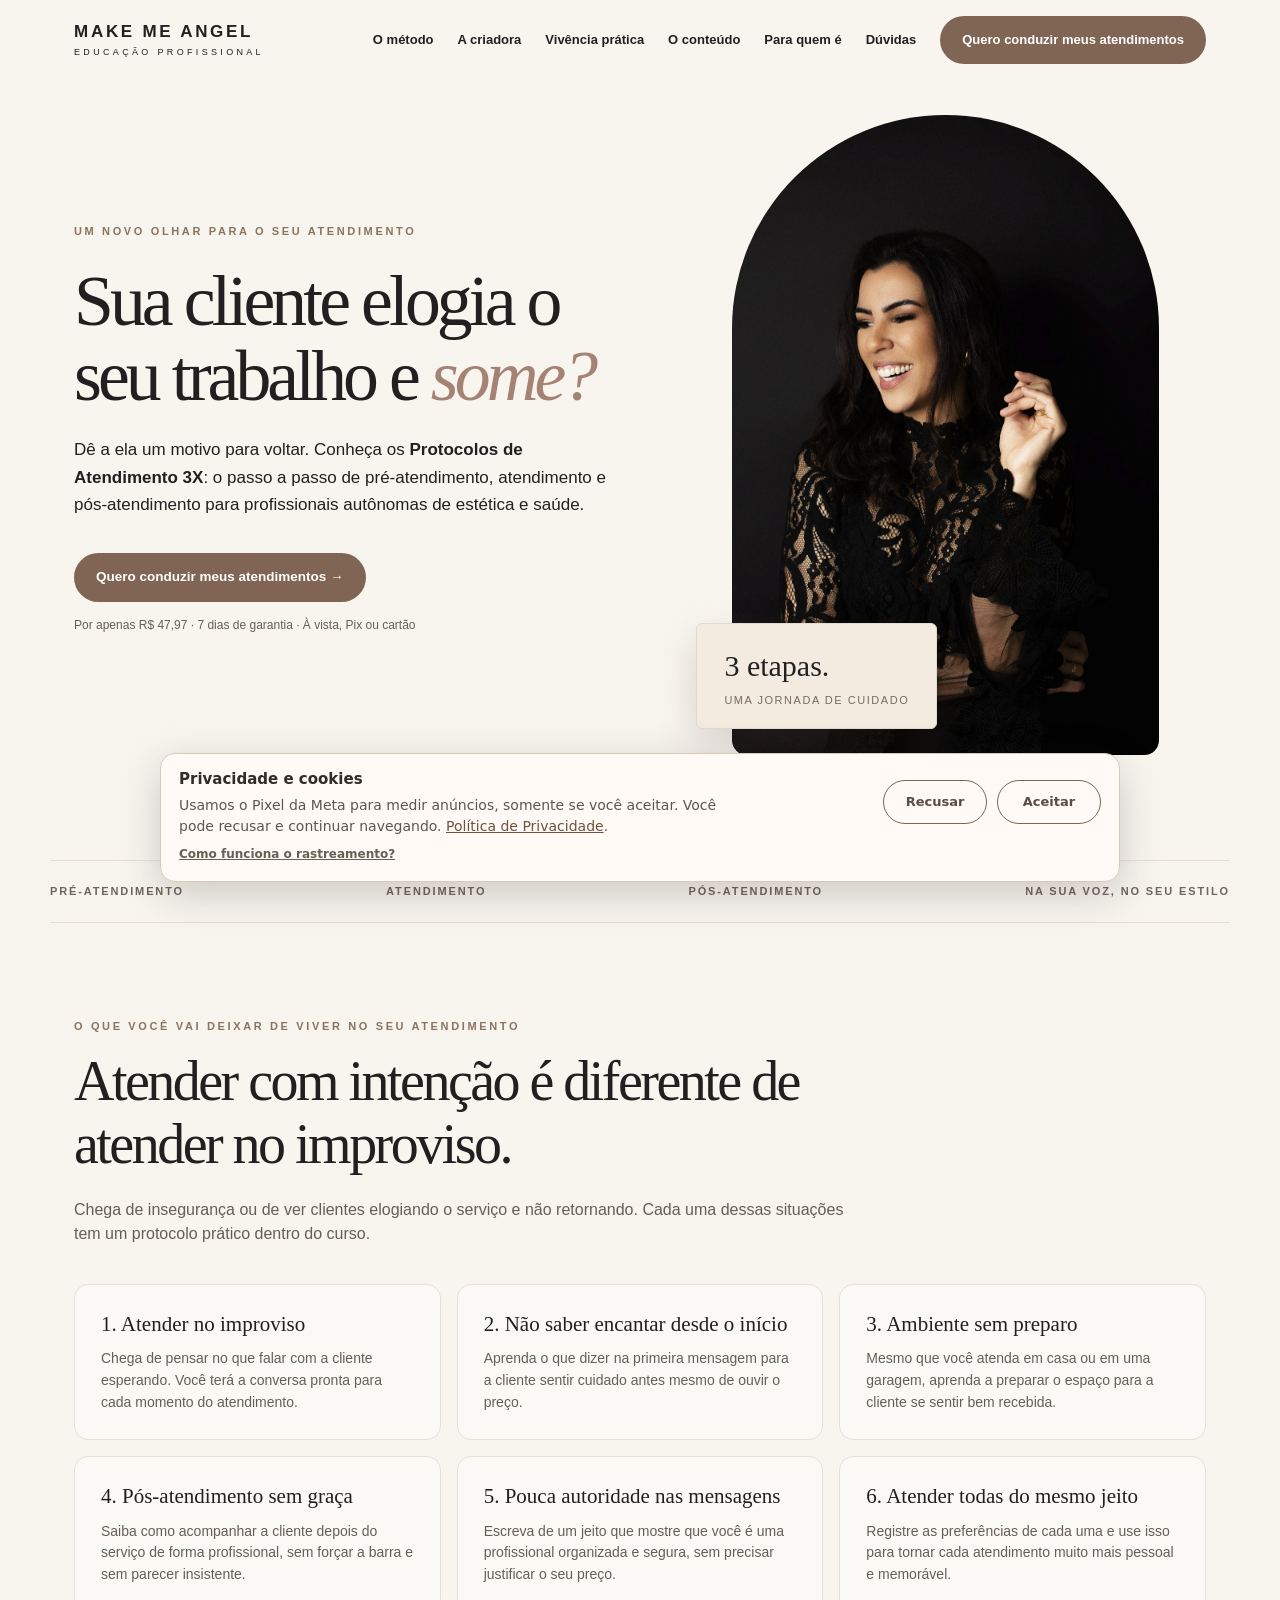
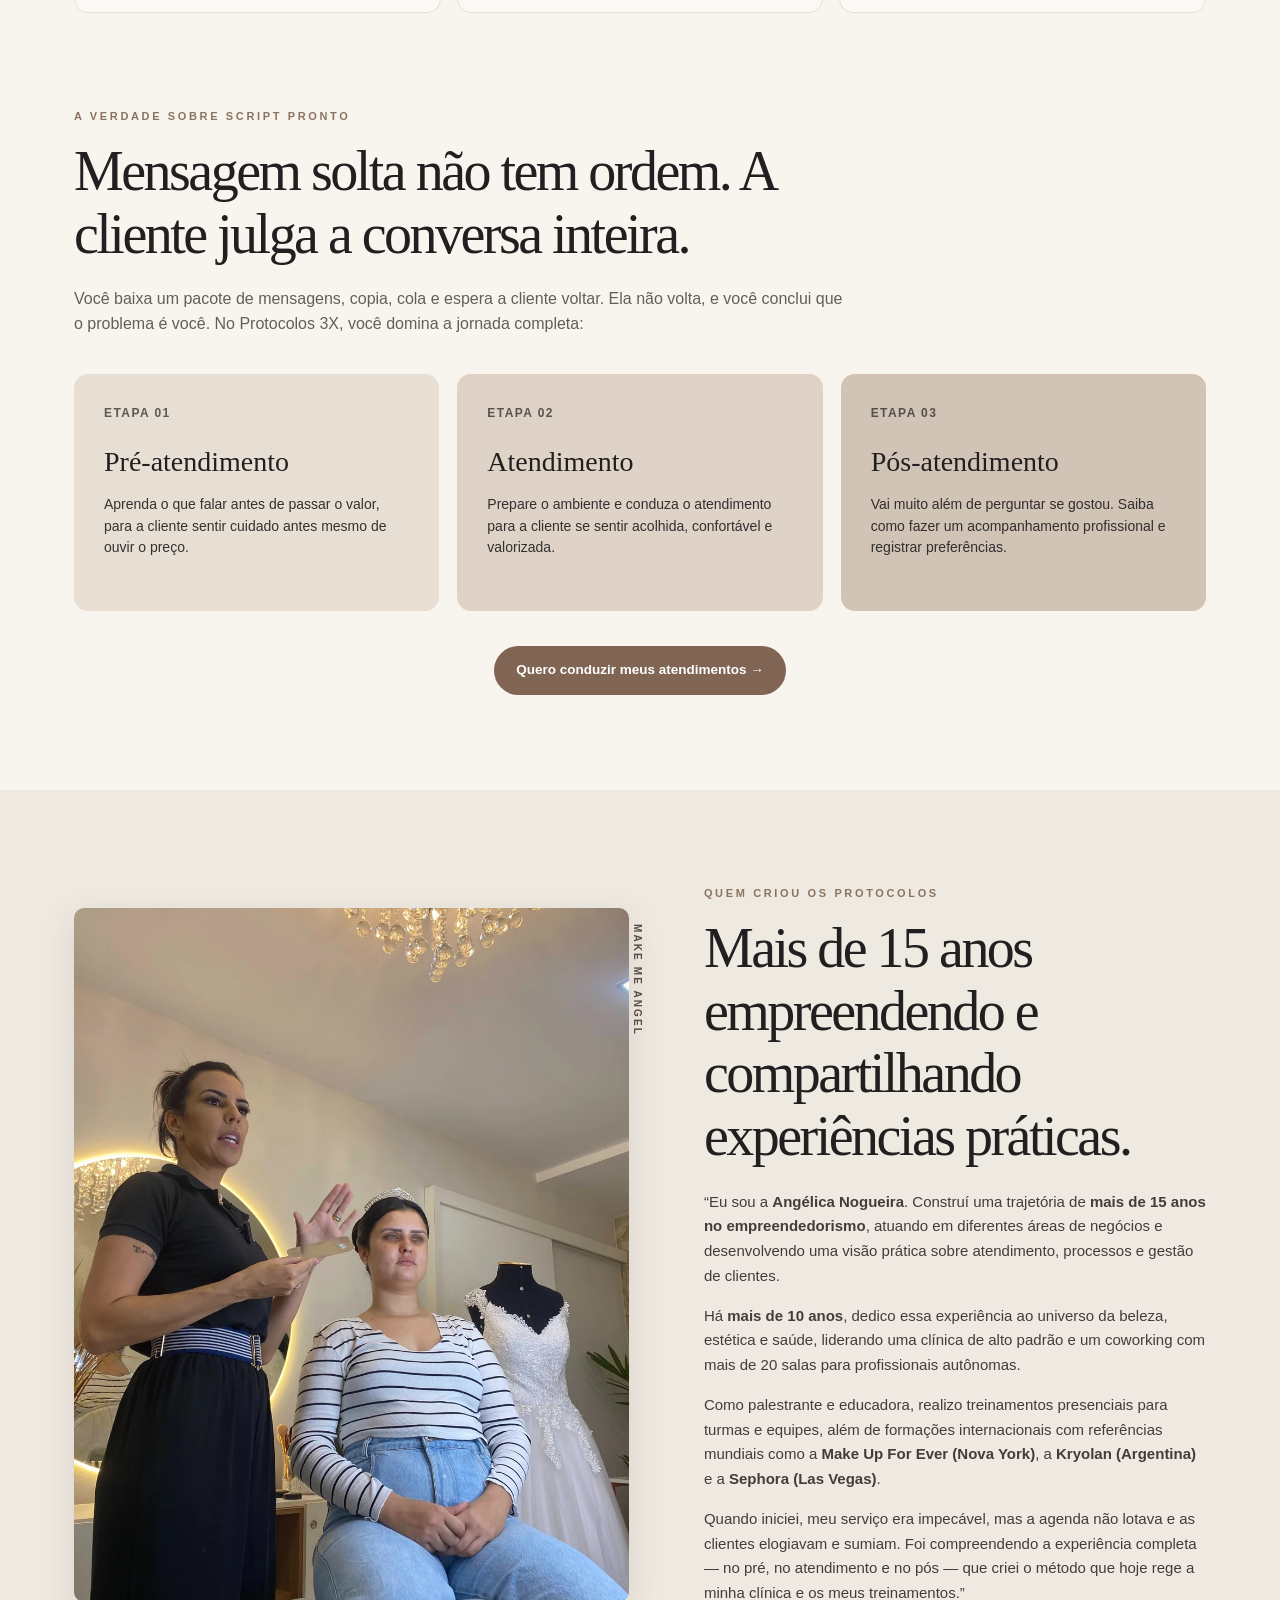
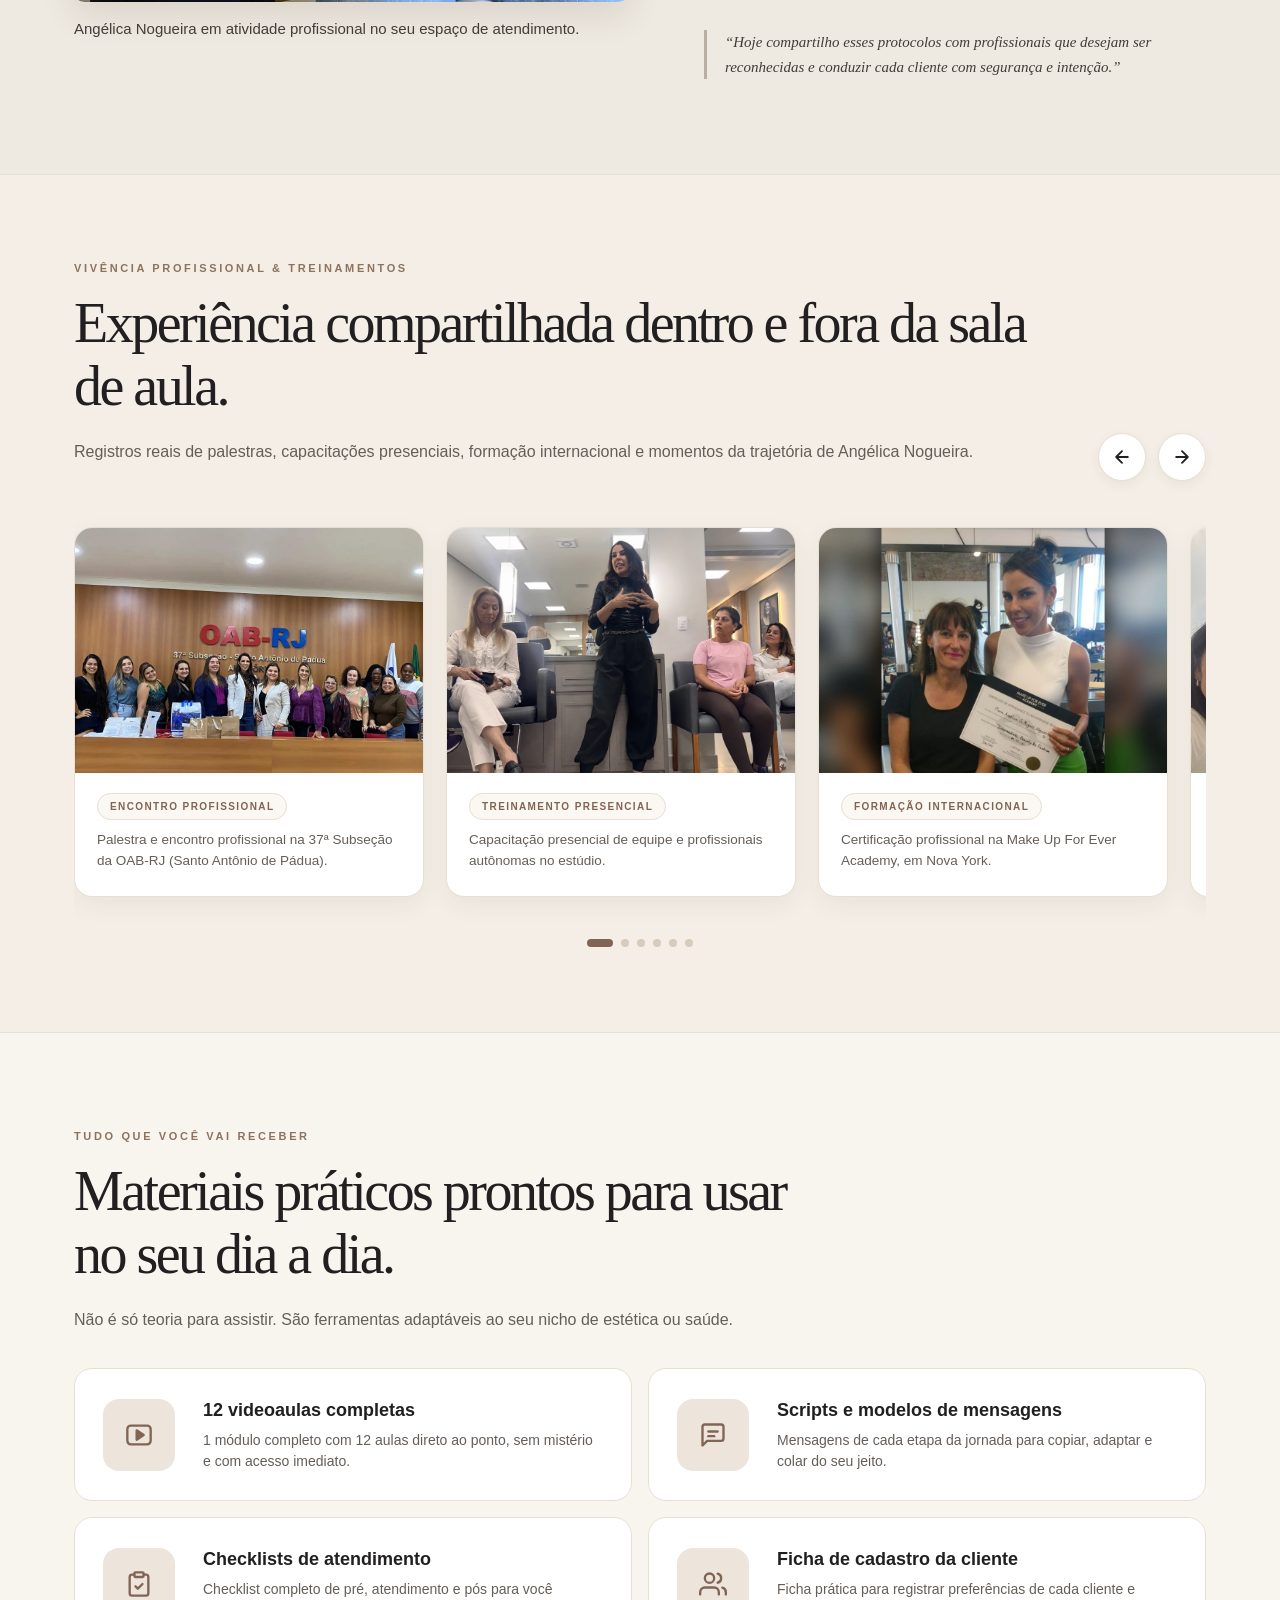
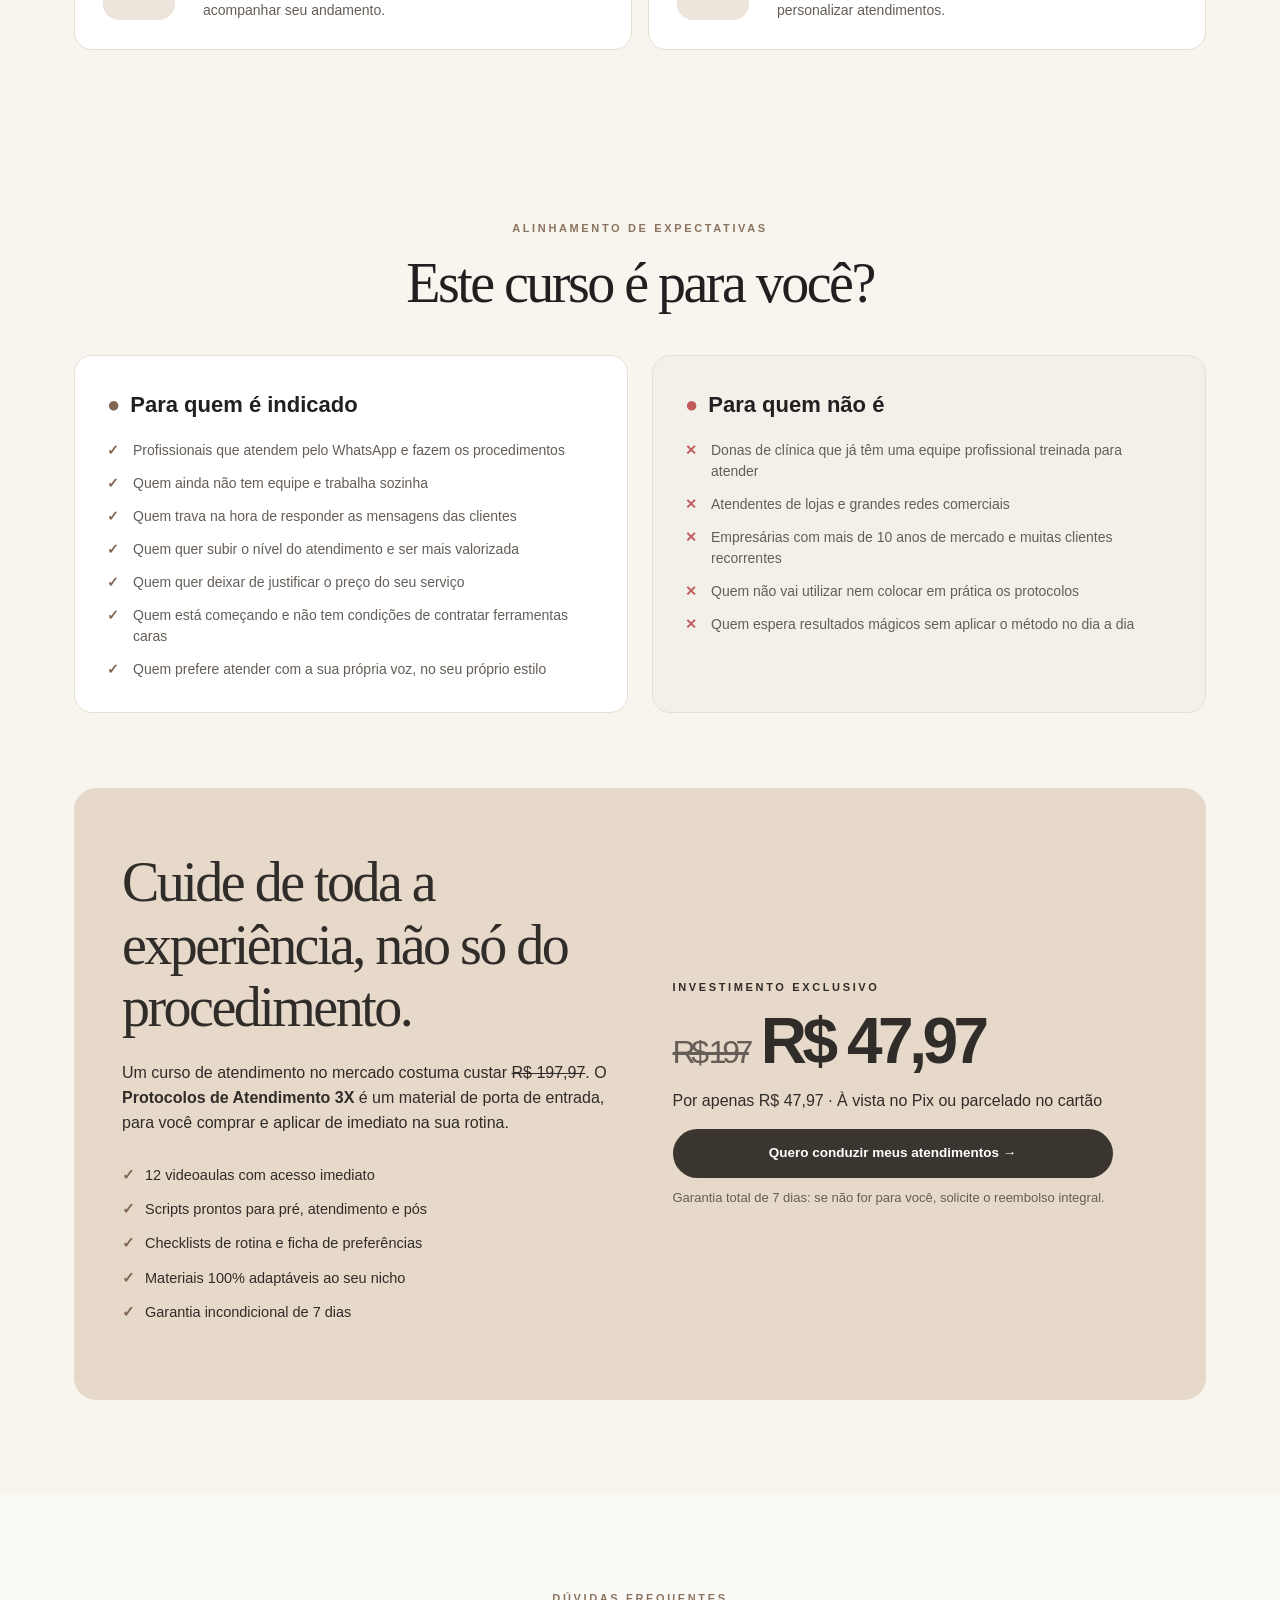
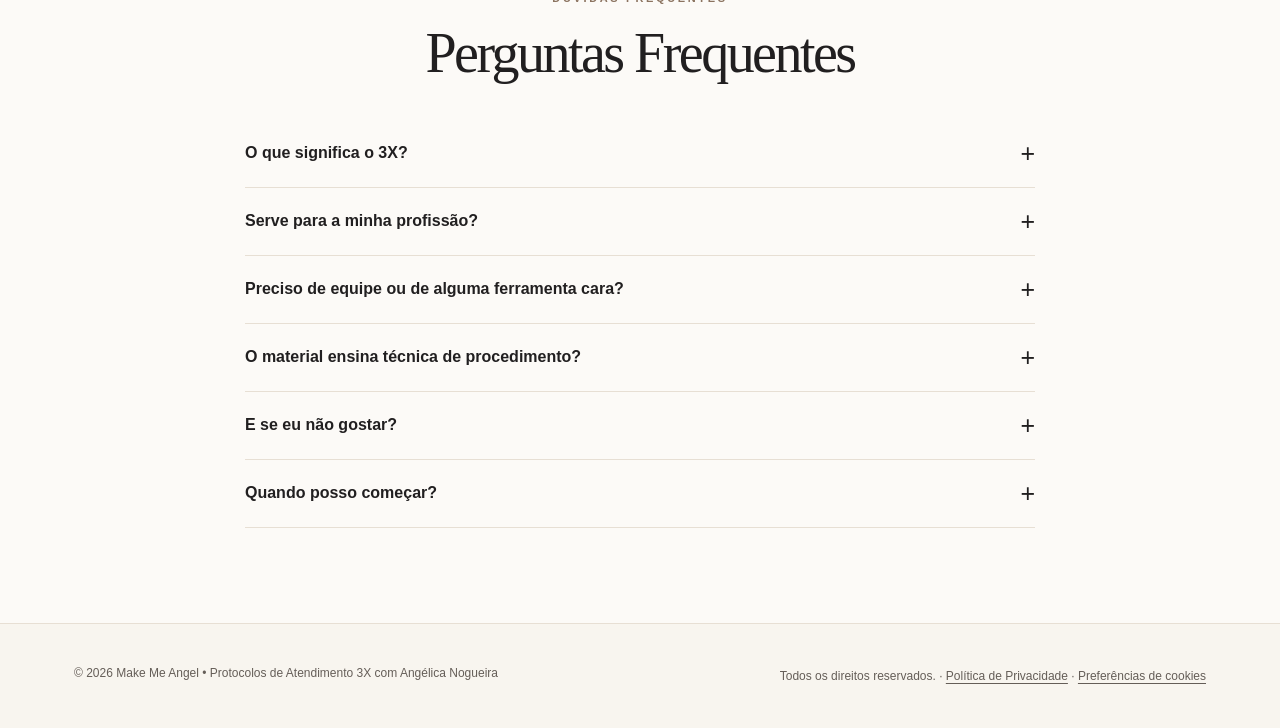
<file: index.html>
<!doctype html>
<html lang="pt-BR">
<head>
  <meta charset="utf-8">
  <meta name="facebook-domain-verification" content="stqi1a48crnqng315gjiz4li8a2ykr" />
  <script id="mma-meta-pixel">
/* Meta Pixel — inicialização antecipada, sem rastreamento antes do consentimento. */
(function () {
  "use strict";
  if (window.__mmaMetaConsent) return;
  window.__mmaMetaConsent = true;
  const PIXEL_ID = "1180097106601724";
  const KEY = "mma_meta_marketing_consent_v1";
  let consent = null;
  let started = false;
  try {
    const stored = localStorage.getItem(KEY);
    if (stored === "granted" || stored === "denied") consent = stored;
  } catch (_) {}
  function startPixel() {
    if (consent !== "granted") return;
    if (started) {
      window.fbq("consent", "grant");
      return;
    }
    started = true;
    if (!window.fbq) {
      const n = window.fbq = function () {
        n.callMethod ? n.callMethod.apply(n, arguments) : n.queue.push(arguments);
      };
      if (!window._fbq) window._fbq = n;
      n.push = n;
      n.loaded = true;
      n.version = "2.0";
      n.queue = [];
      const script = document.createElement("script");
      script.async = true;
      script.src = "https://connect.facebook.net/en_US/fbevents.js";
      document.head.appendChild(script);
    }
    window.fbq("consent", "grant");
    window.fbq("init", PIXEL_ID);
    window.fbq("trackSingle", PIXEL_ID, "PageView");
    window.fbq("trackSingle", PIXEL_ID, "ViewContent", {
      content_name: "Protocolos de Atendimento 3X",
      content_category: "Curso online"
    });
  }
  // Aceites anteriores são respeitados antes de o corpo da página ser processado.
  if (consent === "granted") startPixel();

  function bind() {
    const banner = document.getElementById("mmaCookieBanner");
    const accept = document.getElementById("mmaCookieAccept");
    const reject = document.getElementById("mmaCookieReject");
    const settings = document.getElementById("mmaCookieSettings");
    if (!banner || !accept || !reject || !settings) return;

    function choose(value) {
      const previous = consent;
      consent = value;
      let saved = false;
      try { localStorage.setItem(KEY, value); saved = true; } catch (_) {}
      banner.hidden = true;
      if (value === "granted") {
        if (previous !== "granted" || !started) startPixel();
      } else if (started && previous === "granted") {
        window.fbq("consent", "revoke");
        if (saved) location.reload();
      }
    }
    accept.addEventListener("click", () => choose("granted"));
    reject.addEventListener("click", () => choose("denied"));
    settings.addEventListener("click", () => {
      banner.hidden = false;
      accept.focus();
    });
    document.querySelectorAll("a[data-checkout]").forEach(link => {
      link.addEventListener("click", () => {
        if (consent === "granted" && started) {
          window.fbq("trackSingleCustom", PIXEL_ID, "CheckoutClick", {
            content_name: "Protocolos de Atendimento 3X"
          });
        }
      });
    });
    if (consent === null) banner.hidden = false;
  }
  if (document.readyState === "loading") document.addEventListener("DOMContentLoaded", bind, { once: true });
  else bind();
})();
  </script>
  <meta name="viewport" content="width=device-width,initial-scale=1">
  <meta name="robots" content="index,follow">
  <link rel="canonical" href="https://mangelicacursosonline.com.br/">
  <meta name="theme-color" content="#f8f5ef">
  <meta name="description" content="Protocolos de Atendimento 3X — O passo a passo de pré-atendimento, atendimento e pós-atendimento com Angélica Nogueira.">
  <title>Protocolos de Atendimento 3X | Angélica Nogueira — Make Me Angel</title>
  <style>
/* BASE STYLES */
:root {
  --ink: #211f20;
  --base: #f8f5ef;
  --line: #e7dfd4;
  --accent: #806554;
  --textmuted: #655e58;
  --kitbg: #ede5dc;
  --max: 1180px;
}
* { box-sizing: border-box; }
html { scroll-behavior: smooth; }
body {
  margin: 0;
  color: var(--ink);
  background: var(--base);
  font-family: Inter, ui-sans-serif, -apple-system, BlinkMacSystemFont, "Segoe UI", Arial, sans-serif;
  line-height: 1.55;
  -webkit-font-smoothing: antialiased;
}
img { display: block; max-width: 100%; }
a { color: inherit; }
button, a { touch-action: manipulation; }
.wrap { max-width: var(--max); margin-inline: auto; padding-inline: 24px; }
.head {
  display: flex;
  align-items: center;
  justify-content: space-between;
  gap: 22px;
  min-height: 80px;
}
.brand {
  font-weight: 800;
  font-size: 17px;
  text-decoration: none;
  letter-spacing: .16em;
  line-height: 1.17;
  white-space: nowrap;
}
.brand small {
  display: block;
  font-size: 9px;
  letter-spacing: .37em;
  font-weight: 500;
  margin-top: 5px;
}
.nav { display: flex; align-items: center; gap: 24px; }
.nav a { text-decoration: none; font-size: 13px; font-weight: 650; white-space: nowrap; }
.nav a:hover { text-decoration: underline; }
.btn {
  display: inline-flex;
  align-items: center;
  justify-content: center;
  text-decoration: none;
  border-radius: 100px;
  padding: 14px 22px;
  font-size: 13.5px;
  font-weight: 750;
  min-height: 48px;
  text-align: center;
  transition: transform .15s ease, filter .15s ease, background .15s ease;
  cursor: pointer;
  border: 0;
}
.btn:hover { transform: translateY(-2px); filter: brightness(.96); }
.btn:focus-visible, a:focus-visible, summary:focus-visible, button:focus-visible {
  outline: 3px solid #d98568;
  outline-offset: 4px;
}
.btn-primary { background: var(--accent); color: white; }
.btn-outline { border: 1px solid currentColor; background: transparent; }
.eyebrow {
  font-size: 11px;
  font-weight: 800;
  text-transform: uppercase;
  letter-spacing: .24em;
}
.muted { color: var(--textmuted); }
.fine { font-size: 12px; color: var(--textmuted); }
.section { padding-block: 95px; }
.section-title {
  font-size: clamp(34px, 4.5vw, 56px);
  line-height: 1.12;
  letter-spacing: -.043em;
  font-weight: 680;
  margin: 15px 0 22px;
}
.title-serif {
  font-family: Georgia, "Times New Roman", serif;
  font-weight: 400;
  letter-spacing: -.045em;
}
.section-label { color: #8b7360; }
.benefit-head { max-width: 770px; margin-bottom: 37px; }
.content-head { max-width: 760px; margin-bottom: 36px; }

/* TOP BAR */
.preview-banner {
  background: #26202a;
  color: #fff;
  display: flex;
  align-items: center;
  justify-content: center;
  gap: 18px;
  padding: 9px 18px;
  text-align: center;
  font-size: 11px;
  font-weight: 650;
  letter-spacing: .06em;
}
.preview-banner a { color: #fff; text-decoration: underline; }

/* HERO */
.hero { padding: 35px 0 105px; overflow: hidden; }
.hero-grid {
  display: grid;
  grid-template-columns: 1fr .94fr;
  gap: 58px;
  align-items: center;
}
.hero h1 {
  font-family: Georgia, "Times New Roman", serif;
  font-weight: 400;
  letter-spacing: -.055em;
  line-height: 1.06;
  font-size: clamp(48px, 5.6vw, 84px);
  margin: 22px 0;
}
.hero h1 em { font-weight: 400; color: #a48374; font-style: italic; }
.hero-copy { font-size: 17px; max-width: 540px; line-height: 1.6; }
.hero .btn { min-width: 290px; margin-top: 18px; }
.hero-visual { position: relative; max-width: 520px; margin-inline: auto; }
.hero-visual img {
  height: 640px;
  object-fit: cover;
  width: 100%;
  border-radius: 260px 260px 18px 18px;
  object-position: 50% 20%;
}
.hero-visual:before {
  content: '';
  position: absolute;
  width: 84%;
  height: 80%;
  border: 1px solid #bbaea3;
  border-radius: 260px 260px 15px 15px;
  left: 12%;
  top: 7%;
  transform: rotate(5deg);
  z-index: -1;
}
.hero-stamp {
  position: absolute;
  bottom: 26px;
  left: -36px;
  background: #f3ebdf;
  padding: 19px 27px;
  border-radius: 6px;
  box-shadow: 0 16px 40px rgba(76, 49, 37, 0.18);
  border: 1px solid #e2dad0;
}
.hero-stamp b {
  font-family: Georgia, serif;
  font-size: 30px;
  font-weight: 400;
  display: block;
}
.hero-stamp span {
  display: block;
  font-size: 11px;
  letter-spacing: .14em;
  text-transform: uppercase;
  color: #7a6a60;
  margin-top: 2px;
}

/* EDITORIAL RULE */
.editorial-rule {
  border-top: 1px solid var(--line);
  border-bottom: 1px solid var(--line);
  padding: 22px 0;
  display: flex;
  gap: 30px;
  justify-content: space-between;
  font-size: 11px;
  letter-spacing: .17em;
  text-transform: uppercase;
  font-weight: 700;
  color: #70655e;
}

/* PAIN POINTS */
.pain-grid {
  display: grid;
  grid-template-columns: repeat(3, minmax(0, 1fr));
  gap: 16px;
}
.pain {
  padding: 26px;
  border: 1px solid var(--line);
  border-radius: 14px;
  background: #fbf9f5;
}
.pain strong {
  font-family: Georgia, serif;
  font-weight: 400;
  font-size: 21px;
  line-height: 1.25;
  display: block;
}
.pain p { font-size: 14px; color: var(--textmuted); margin: 11px 0 0; line-height: 1.55; }

/* 3 ETAPAS */
.three {
  display: grid;
  grid-template-columns: repeat(3, minmax(0, 1fr));
  gap: 18px;
}
.stage {
  padding: 30px;
  border-radius: 14px;
  background: #e8dfd4;
  min-height: 237px;
}
.stage:nth-child(2) { background: #ded3c6; }
.stage:nth-child(3) { background: #d1c3b5; }
.stage .num {
  font-weight: 800;
  font-size: 12px;
  letter-spacing: .12em;
  opacity: .7;
}
.stage h3 {
  font-family: Georgia, serif;
  font-size: 28px;
  font-weight: 400;
  margin: 18px 0 10px;
}
.stage p { font-size: 14px; opacity: .9; margin: 0; line-height: 1.55; }

/* ABOUT SECTION */
.about { background: #eee9e1; }
.split {
  display: grid;
  grid-template-columns: 1.05fr .95fr;
  gap: 75px;
  align-items: center;
}
.about-photo { position: relative; }
.about-photo img {
  aspect-ratio: 4/5;
  object-fit: cover;
  border-radius: 10px;
  object-position: center;
  width: 100%;
  box-shadow: 0 12px 35px rgba(76, 49, 37, 0.12);
}
.about-photo:after {
  content: 'MAKE ME ANGEL';
  position: absolute;
  top: 16px;
  right: -16px;
  writing-mode: vertical-rl;
  font-size: 10px;
  letter-spacing: .21em;
  color: #554a42;
  font-weight: 700;
}
.about h2 { font-family: Georgia, serif; font-weight: 400; }
.about p { font-size: 15px; line-height: 1.65; color: #433c38; }
.about-quote {
  font-family: Georgia, serif;
  font-size: 22px;
  font-style: italic;
  line-height: 1.45;
  color: #755c4b;
  border-left: 3px solid #bbaea3;
  padding-left: 18px;
  margin: 24px 0 0;
}

/* HORIZONTAL GALLERY / CAROUSEL */
.gallery-section {
  background: #f4eee6;
  border-top: 1px solid var(--line);
  border-bottom: 1px solid var(--line);
  padding-block: 85px;
}
.gallery-header {
  display: flex;
  align-items: flex-end;
  justify-content: space-between;
  gap: 30px;
  margin-bottom: 36px;
}
.gallery-controls {
  display: flex;
  gap: 12px;
  flex-shrink: 0;
}
.gallery-btn {
  background: white;
  border: 1px solid var(--line);
  border-radius: 50%;
  width: 48px;
  height: 48px;
  cursor: pointer;
  display: flex;
  align-items: center;
  justify-content: center;
  color: var(--ink);
  transition: all .2s ease;
  box-shadow: 0 4px 12px rgba(76, 49, 37, 0.06);
}
.gallery-btn:hover {
  background: var(--accent);
  color: white;
  border-color: var(--accent);
  transform: translateY(-2px);
  box-shadow: 0 8px 18px rgba(76, 49, 37, 0.15);
}
.gallery-track {
  display: flex;
  gap: 22px;
  overflow-x: auto;
  scroll-snap-type: x mandatory;
  padding: 10px 4px 28px;
  -webkit-overflow-scrolling: touch;
  scroll-behavior: smooth;
  scrollbar-width: thin;
  scrollbar-color: #d7cbbe transparent;
}
.gallery-track::-webkit-scrollbar {
  height: 6px;
}
.gallery-track::-webkit-scrollbar-thumb {
  background: #d7cbbe;
  border-radius: 10px;
}
.gallery-card {
  flex: 0 0 350px;
  scroll-snap-align: start;
  background: white;
  border-radius: 18px;
  overflow: hidden;
  border: 1px solid var(--line);
  box-shadow: 0 8px 25px rgba(76, 49, 37, 0.06);
  display: flex;
  flex-direction: column;
  transition: transform .25s ease, box-shadow .25s ease;
}
.gallery-card:hover {
  transform: translateY(-4px);
  box-shadow: 0 16px 36px rgba(76, 49, 37, 0.12);
}
.gallery-img-box {
  height: 245px;
  width: 100%;
  background: #ede5dc;
  overflow: hidden;
  position: relative;
}
.gallery-img-box img {
  width: 100%;
  height: 100%;
  object-fit: cover;
  object-position: center;
  transition: transform .35s ease;
}
.gallery-card:hover .gallery-img-box img {
  transform: scale(1.03);
}
.gallery-info {
  padding: 20px 22px 24px;
  display: flex;
  flex-direction: column;
  gap: 10px;
  flex: 1;
  justify-content: space-between;
}
.gallery-badge {
  display: inline-block;
  font-size: 10px;
  font-weight: 800;
  letter-spacing: .14em;
  text-transform: uppercase;
  color: var(--accent);
  background: #fbf7f2;
  border: 1px solid #e7ded4;
  border-radius: 100px;
  padding: 5px 12px;
  align-self: flex-start;
}
.gallery-caption {
  font-size: 13.5px;
  line-height: 1.55;
  color: var(--textmuted);
  margin: 0;
}
.gallery-dots {
  display: flex;
  justify-content: center;
  gap: 8px;
  margin-top: 14px;
}
.gallery-dots .dot {
  width: 8px;
  height: 8px;
  border-radius: 50%;
  background: #d7cbbe;
  transition: all .25s ease;
}
.gallery-dots .dot.active {
  width: 26px;
  border-radius: 10px;
  background: var(--accent);
}

/* MATERIALS / CONTENT */
.kit-grid { display: grid; grid-template-columns: 1fr 1fr; gap: 16px; }
.kit {
  border: 1px solid var(--line);
  border-radius: 18px;
  padding: 28px;
  display: grid;
  grid-template-columns: 80px 1fr;
  align-items: center;
  gap: 20px;
  background: white;
}
.kit .symbol {
  display: flex;
  align-items: center;
  justify-content: center;
  background: var(--kitbg, #eee);
  border-radius: 16px;
  width: 72px;
  height: 72px;
  color: var(--accent);
  flex-shrink: 0;
}
.kit .symbol svg {
  width: 28px;
  height: 28px;
  display: block;
}
.kit strong { font-size: 18px; }
.kit p { margin: 5px 0 0; color: var(--textmuted); font-size: 14px; line-height: 1.5; }

/* AUDIENCE */
.audience-section { padding-block: 75px; }
.audience-grid { display: grid; grid-template-columns: 1fr 1fr; gap: 24px; }
.audience-card { padding: 32px; border-radius: 18px; border: 1px solid var(--line); background: white; }
.audience-card.is-not { background: rgba(0,0,0,0.02); }
.audience-card h3 { font-size: 22px; margin: 0 0 18px; display: flex; align-items: center; gap: 10px; }
.audience-card ul { list-style: none; padding: 0; margin: 0; display: grid; gap: 12px; font-size: 14px; }
.audience-card li { position: relative; padding-left: 26px; color: var(--textmuted); line-height: 1.5; }
.audience-card li:before { position: absolute; left: 0; font-weight: 900; }
.audience-card.is-for li:before { content: '✓'; color: var(--accent); }
.audience-card.is-not li:before { content: '✕'; color: #c05c5c; }

/* OFFER */
.offer { padding: 48px; border-radius: 22px; background: #e6d9c9; color: #302c29; }
.columns { display: grid; grid-template-columns: repeat(2, minmax(0, 1fr)); align-items: center; gap: 65px; }
.price-badge {
  display: inline-flex;
  align-items: center;
  padding: 5px 12px;
  border-radius: 100px;
  background: #e9f5ec;
  color: #2c6b38;
  font-size: 12px;
  font-weight: 800;
  letter-spacing: .05em;
  margin-bottom: 10px;
}
.price {
  font-size: clamp(48px, 5vw, 72px);
  font-weight: 800;
  letter-spacing: -.07em;
  line-height: 1;
  margin: 12px 0;
}
.price-compare {
  display: inline-block;
  text-decoration: line-through;
  color: var(--textmuted);
  font-size: .5em;
  margin-right: 12px;
  font-weight: 500;
}
.offer ul { list-style: none; padding: 0; margin: 28px 0; display: grid; gap: 12px; font-size: 14.5px; }
.offer li:before { content: '✓'; font-weight: 900; margin-right: 10px; color: var(--accent); }
.offer .btn { width: 100%; max-width: 440px; background: #3a352f; color: white; }
.offer .btn:hover { background: #231f1c; }
.noted { display: block; color: var(--textmuted); font-size: 13px; margin-top: 10px; }

/* FAQ */
.faq-section { background: #fcfaf7; }
.faq-list { max-width: 790px; margin: 35px auto 0; }
.faq-list details { padding: 21px 0; border-bottom: 1px solid var(--line); }
.faq-list summary {
  cursor: pointer;
  list-style: none;
  font-weight: 700;
  font-size: 16px;
  display: flex;
  justify-content: space-between;
  gap: 16px;
}
.faq-list summary:after { content: '+'; font-size: 25px; line-height: 1; font-weight: 400; }
.faq-list details[open] summary:after { content: '−'; }
.faq-list p { color: var(--textmuted); font-size: 14px; margin: 16px 26px 2px 0; line-height: 1.6; }

/* FOOTER */
.footer { padding: 40px 0; border-top: 1px solid var(--line); font-size: 12px; color: var(--textmuted); }
.footer .wrap { display: flex; justify-content: space-between; gap: 20px; flex-wrap: wrap; }

/* MOBILE CTA */
.mobile-cta { display: none; }

section { scroll-margin-top: 60px; }

/* RESPONSIVE */
@media (max-width: 1060px) {
  .nav { gap: 16px; }
  .nav a:not(.btn) { font-size: 12px; }
}
@media (max-width: 920px) {
  .columns, .split { grid-template-columns: 1fr; gap: 42px; }
  .nav a:not(.btn) { display: none; }
  .three, .pain-grid { grid-template-columns: 1fr 1fr; }
  .section { padding-block: 75px; }
  .kit-grid { grid-template-columns: 1fr; }
  .wrap { padding-inline: 20px; }
  .hero-grid { grid-template-columns: 1fr; gap: 35px; }
  .hero { padding: 28px 0 75px; }
  .hero-visual { width: 78%; max-width: 470px; }
  .hero h1 { font-size: clamp(44px, 8vw, 68px); }
  .editorial-rule { flex-wrap: wrap; justify-content: center; }
  .hero-stamp { left: -25px; }
}
@media (max-width: 768px) {
  .head { min-height: 60px; justify-content: center; padding-block: 14px; }
  .head .nav { display: none; }
  .brand { display: flex; flex-direction: column; align-items: center; text-align: center; }
  .audience-grid { grid-template-columns: 1fr; }
  .gallery-header { flex-direction: column; align-items: flex-start; gap: 16px; }
  .gallery-controls { display: none; }
  .gallery-card { flex: 0 0 85vw; max-width: 330px; }
  .gallery-img-box { height: 215px; }
}
@media (max-width: 610px) {
  .head { min-height: 67px; }
  .head .btn { padding: 9px 15px; min-height: 39px; font-size: 11.5px; }
  .brand { font-size: 13px; letter-spacing: .1em; }
  .brand small { font-size: 7px; }
  .preview-banner { font-size: 10px; line-height: 1.35; }
  .section { padding-block: 62px; }
  .section-title { font-size: 34px; }
  .three, .pain-grid { grid-template-columns: 1fr; }
  .pain { padding: 23px; }
  .stage { padding: 24px; }
  .kit { grid-template-columns: 54px 1fr; padding: 18px; gap: 12px; }
  .kit .symbol { width: 54px; height: 54px; }
  .kit .symbol svg { width: 22px; height: 22px; }
  .kit strong { font-size: 15px; }
  .kit p { font-size: 12px; }
  .offer { padding: 29px 22px; }
  .hero h1 { font-size: 42px; }
  .hero-visual { width: 92%; }
  .hero-visual img { height: 465px; }
  .hero-stamp { left: -12px; bottom: 18px; padding: 14px 20px; }
  .hero-stamp b { font-size: 24px; }
  .hero-stamp span { font-size: 9px; }
  .editorial-rule { gap: 11px; text-align: center; font-size: 9px; }
  .mobile-cta {
    display: flex;
    position: fixed;
    inset: auto 0 0;
    z-index: 30;
    background: #fff;
    border-top: 1px solid #ddd;
    padding: 9px 16px calc(9px + env(safe-area-inset-bottom));
    align-items: center;
    justify-content: space-between;
    box-shadow: 0 -8px 24px rgba(0,0,0,0.08);
  }
  .mobile-cta .btn { padding: 10px 16px; font-size: 12px; min-height: 42px; }
  .mobile-cta small { display: block; color: #5e5960; font-size: 10px; line-height: 1.2; }
  .mobile-cta strong { font-size: 17px; }
  .footer { padding-bottom: 100px; }
}
@media (prefers-reduced-motion: reduce) {
  * { scroll-behavior: auto !important; transition: none !important; }
}
  
/* Meta Pixel — escolha explícita para cookies não essenciais, sem alterar o layout aprovado. */
.mma-cookie-banner{position:fixed;bottom:18px;left:50%;transform:translateX(-50%);z-index:110;box-sizing:border-box;width:min(880px,calc(100% - 28px));padding:20px 22px;border:1px solid #d8c9b9;border-radius:15px;background:#fffaf5;color:#302c29;box-shadow:0 12px 42px #2c211c36;font:400 14px/1.5 Inter,system-ui,-apple-system,BlinkMacSystemFont,"Segoe UI",sans-serif}
.mma-cookie-banner[hidden]{display:none!important}
.mma-cookie-banner__header{display:flex;align-items:flex-start;justify-content:space-between;gap:22px;flex-wrap:wrap}
.mma-cookie-banner__title{margin:0 0 5px;font-weight:750;font-size:15px}
.mma-cookie-banner__text{margin:0;max-width:570px;color:#5e554e}
.mma-cookie-actions{display:flex;gap:10px;flex-wrap:wrap;align-items:center;justify-content:flex-end}
.mma-cookie-actions button{font:700 13px/1.2 Inter,system-ui,sans-serif;border-radius:99px;padding:13px 18px;min-height:44px;cursor:pointer;white-space:nowrap}
.mma-cookie-reject{color:#584d44;background:#fffaf5;border:1px solid #baab9c}
.mma-cookie-accept{color:white;background:#806554;border:1px solid #806554}
.mma-cookie-actions button:focus-visible,.mma-cookie-settings:focus-visible,.mma-cookie-details summary:focus-visible{outline:3px solid #9b7565;outline-offset:3px}
.mma-cookie-details{font-size:12px;color:#685e56;margin-top:10px}
.mma-cookie-details summary{display:inline-block;font-weight:700;text-decoration:underline;cursor:pointer;padding:4px 0}
.mma-cookie-details p{max-width:690px;margin:6px 0 0}
.mma-cookie-settings{color:inherit;background:none;border:0;text-decoration:underline;text-underline-offset:3px;font:inherit;cursor:pointer;padding:3px 0}
@media(max-width:610px){.mma-cookie-banner{bottom:calc(12px + env(safe-area-inset-bottom));padding:16px 17px;max-height:min(85vh,600px);overflow:auto}.mma-cookie-banner__header{display:block}.mma-cookie-banner__text{font-size:13px}.mma-cookie-actions{margin-top:14px;display:grid;grid-template-columns:1fr 1fr}.mma-cookie-actions button{padding:12px 8px}}
@media(prefers-reduced-motion:reduce){.mma-cookie-banner *{scroll-behavior:auto!important;transition:none!important}}

.mma-privacy-link{color:inherit;text-decoration:underline;text-underline-offset:3px}
.mma-privacy-link:focus-visible{outline:3px solid #9b7565;outline-offset:3px}
.mma-cookie-details a{color:#6d4f43;text-decoration:underline;text-underline-offset:2px}
.mma-cookie-banner{width:min(960px,calc(100% - 28px));padding:14px 18px}
.mma-cookie-banner__header{align-items:center;gap:14px}
.mma-cookie-banner__text a{color:#71513f;text-decoration:underline}
.mma-cookie-actions button{min-width:104px;border:1px solid #806554}
.mma-cookie-reject,.mma-cookie-accept{color:#584d44;background:#fffaf5}
.mma-cookie-actions button:hover{background:#eee5db}
.mma-cookie-details{margin-top:4px}
@media(min-width:850px){.mma-cookie-banner__header{flex-wrap:nowrap}}
@media(max-width:610px){.mma-cookie-banner{padding:12px 14px}.mma-cookie-actions{margin-top:10px}.mma-cookie-actions button{min-width:0;padding:10px 8px}.mma-cookie-banner__text{font-size:13px;line-height:1.4}.mma-cookie-banner__title{font-size:14px}}
  </style>
</head>
<body>
  <header class="wrap head">
    <a class="brand" href="#inicio" aria-label="Make Me Angel, voltar ao topo">
      MAKE ME ANGEL
      <small>EDUCAÇÃO PROFISSIONAL</small>
    </a>
    <nav class="nav" aria-label="Navegação">
      <a href="#metodo">O método</a>
      <a href="#angelica">A criadora</a>
      <a href="#experiencia">Vivência prática</a>
      <a href="#conteudo">O conteúdo</a>
      <a href="#publico">Para quem é</a>
      <a href="#perguntas">Dúvidas</a>
      <a class="btn btn-primary" href="#oferta">Quero conduzir meus atendimentos</a>
    </nav>
  </header>

  <main>
    <!-- HERO SECTION -->
    <section class="hero" id="inicio">
      <div class="wrap hero-grid">
        <div>
          <div class="eyebrow section-label">Um novo olhar para o seu atendimento</div>
          <h1>Sua cliente elogia o seu trabalho e <em>some?</em></h1>
          <p class="hero-copy">Dê a ela um motivo para voltar. Conheça os <strong>Protocolos de Atendimento 3X</strong>: o passo a passo de pré-atendimento, atendimento e pós-atendimento para profissionais autônomas de estética e saúde.</p>
          <a class="btn btn-primary" href="#oferta">Quero conduzir meus atendimentos →</a>
          <p class="fine" style="margin-top:14px">Por apenas R$ 47,97 · 7 dias de garantia · À vista, Pix ou cartão</p>
        </div>
        <div class="hero-visual">
          <img src="assets/hero-editorial.jpg" alt="Angélica Nogueira, criadora dos Protocolos de Atendimento 3X" fetchpriority="high">
          <div class="hero-stamp">
            <b>3 etapas.</b>
            <span>Uma jornada de cuidado</span>
          </div>
        </div>
      </div>
    </section>

    <!-- EDITORIAL BANNER RULE -->
    <div class="wrap editorial-rule">
      <span>Pré-atendimento</span>
      <span>Atendimento</span>
      <span>Pós-atendimento</span>
      <span>Na sua voz, no seu estilo</span>
    </div>

    <!-- METODO / DORES -->
    <section class="section" id="metodo">
      <div class="wrap">
        <div class="benefit-head">
          <div class="eyebrow section-label">O que você vai deixar de viver no seu atendimento</div>
          <h2 class="section-title title-serif">Atender com intenção é diferente de atender no improviso.</h2>
          <p class="muted">Chega de insegurança ou de ver clientes elogiando o serviço e não retornando. Cada uma dessas situações tem um protocolo prático dentro do curso.</p>
        </div>
        <div class="pain-grid">
          <article class="pain">
            <strong>1. Atender no improviso</strong>
            <p>Chega de pensar no que falar com a cliente esperando. Você terá a conversa pronta para cada momento do atendimento.</p>
          </article>
          <article class="pain">
            <strong>2. Não saber encantar desde o início</strong>
            <p>Aprenda o que dizer na primeira mensagem para a cliente sentir cuidado antes mesmo de ouvir o preço.</p>
          </article>
          <article class="pain">
            <strong>3. Ambiente sem preparo</strong>
            <p>Mesmo que você atenda em casa ou em uma garagem, aprenda a preparar o espaço para a cliente se sentir bem recebida.</p>
          </article>
          <article class="pain">
            <strong>4. Pós-atendimento sem graça</strong>
            <p>Saiba como acompanhar a cliente depois do serviço de forma profissional, sem forçar a barra e sem parecer insistente.</p>
          </article>
          <article class="pain">
            <strong>5. Pouca autoridade nas mensagens</strong>
            <p>Escreva de um jeito que mostre que você é uma profissional organizada e segura, sem precisar justificar o seu preço.</p>
          </article>
          <article class="pain">
            <strong>6. Atender todas do mesmo jeito</strong>
            <p>Registre as preferências de cada uma e use isso para tornar cada atendimento muito mais pessoal e memorável.</p>
          </article>
        </div>
      </div>
    </section>

    <!-- AS 3 ETAPAS -->
    <section class="section" style="padding-top:0">
      <div class="wrap">
        <div class="benefit-head">
          <div class="eyebrow section-label">A verdade sobre script pronto</div>
          <h2 class="section-title title-serif">Mensagem solta não tem ordem. A cliente julga a conversa inteira.</h2>
          <p class="muted">Você baixa um pacote de mensagens, copia, cola e espera a cliente voltar. Ela não volta, e você conclui que o problema é você. No Protocolos 3X, você domina a jornada completa:</p>
        </div>
        <div class="three">
          <article class="stage">
            <div class="num">ETAPA 01</div>
            <h3>Pré-atendimento</h3>
            <p>Aprenda o que falar antes de passar o valor, para a cliente sentir cuidado antes mesmo de ouvir o preço.</p>
          </article>
          <article class="stage">
            <div class="num">ETAPA 02</div>
            <h3>Atendimento</h3>
            <p>Prepare o ambiente e conduza o atendimento para a cliente se sentir acolhida, confortável e valorizada.</p>
          </article>
          <article class="stage">
            <div class="num">ETAPA 03</div>
            <h3>Pós-atendimento</h3>
            <p>Vai muito além de perguntar se gostou. Saiba como fazer um acompanhamento profissional e registrar preferências.</p>
          </article>
        </div>
        <div style="text-align:center;margin-top:35px">
          <a class="btn btn-primary" href="#oferta">Quero conduzir meus atendimentos →</a>
        </div>
      </div>
    </section>

    <!-- SOBRE ANGÉLICA (AUTORIDADE REPOSICIONADA) -->
    <section class="section about" id="angelica">
      <div class="wrap split">
        <div class="about-photo">
          <img src="assets/demonstracao.webp" loading="lazy" alt="Angélica Nogueira demonstrando atendimento prático no estúdio">
          <p class="photo-credit">Angélica Nogueira em atividade profissional no seu espaço de atendimento.</p>
        </div>
        <div>
          <div class="eyebrow section-label">QUEM CRIOU OS PROTOCOLOS</div>
          <h2 class="section-title title-serif">Mais de 15 anos empreendendo e compartilhando experiências práticas.</h2>
          <p>“Eu sou a <strong>Angélica Nogueira</strong>. Construí uma trajetória de <strong>mais de 15 anos no empreendedorismo</strong>, atuando em diferentes áreas de negócios e desenvolvendo uma visão prática sobre atendimento, processos e gestão de clientes.</p>
          <p>Há <strong>mais de 10 anos</strong>, dedico essa experiência ao universo da beleza, estética e saúde, liderando uma clínica de alto padrão e um coworking com mais de 20 salas para profissionais autônomas.</p>
          <p>Como palestrante e educadora, realizo treinamentos presenciais para turmas e equipes, além de formações internacionais com referências mundiais como a <strong>Make Up For Ever (Nova York)</strong>, a <strong>Kryolan (Argentina)</strong> e a <strong>Sephora (Las Vegas)</strong>.</p>
          <p>Quando iniciei, meu serviço era impecável, mas a agenda não lotava e as clientes elogiavam e sumiam. Foi compreendendo a experiência completa — no pré, no atendimento e no pós — que criei o método que hoje rege a minha clínica e os meus treinamentos.”</p>
          <p class="about-quote">“Hoje compartilho esses protocolos com profissionais que desejam ser reconhecidas e conduzir cada cliente com segurança e intenção.”</p>
        </div>
      </div>
    </section>

    <!-- GALERIA / CARROSSEL DE TREINAMENTOS E VIVÊNCIAS REAIS -->
    <section class="section gallery-section" id="experiencia">
      <div class="wrap">
        <div class="gallery-header">
          <div>
            <div class="eyebrow section-label">VIVÊNCIA PROFISSIONAL & TREINAMENTOS</div>
            <h2 class="section-title title-serif">Experiência compartilhada dentro e fora da sala de aula.</h2>
            <p class="muted">Registros reais de palestras, capacitações presenciais, formação internacional e momentos da trajetória de Angélica Nogueira.</p>
          </div>
          <div class="gallery-controls" aria-label="Controles da galeria">
            <button type="button" class="gallery-btn prev" id="galleryPrev" aria-label="Foto anterior">
              <svg width="20" height="20" viewBox="0 0 24 24" fill="none" stroke="currentColor" stroke-width="2.2" stroke-linecap="round" stroke-linejoin="round"><path d="M19 12H5M12 19l-7-7 7-7"/></svg>
            </button>
            <button type="button" class="gallery-btn next" id="galleryNext" aria-label="Próxima foto">
              <svg width="20" height="20" viewBox="0 0 24 24" fill="none" stroke="currentColor" stroke-width="2.2" stroke-linecap="round" stroke-linejoin="round"><path d="M5 12h14M12 5l7 7-7 7"/></svg>
            </button>
          </div>
        </div>

        <div class="gallery-track" id="galleryTrack" tabindex="0" role="region" aria-label="Galeria de fotos de treinamentos e trajetória">
          <!-- Card 1: OAB-RJ Treinamento -->
          <article class="gallery-card">
            <div class="gallery-img-box">
              <img src="assets/treinamento-oab.webp" alt="Angélica Nogueira em palestra e encontro na 37ª Subseção da OAB-RJ Santo Antônio de Pádua com turma de mulheres">
            </div>
            <div class="gallery-info">
              <span class="gallery-badge">ENCONTRO PROFISSIONAL</span>
              <p class="gallery-caption">Palestra e encontro profissional na 37ª Subseção da OAB-RJ (Santo Antônio de Pádua).</p>
            </div>
          </article>

          <!-- Card 2: Treinamento Presencial no Estúdio -->
          <article class="gallery-card">
            <div class="gallery-img-box">
              <img src="assets/treinamento-estudio.webp" alt="Angélica Nogueira conduzindo treinamento prático e capacitação de equipe no estúdio">
            </div>
            <div class="gallery-info">
              <span class="gallery-badge">TREINAMENTO PRESENCIAL</span>
              <p class="gallery-caption">Capacitação presencial de equipe e profissionais autônomas no estúdio.</p>
            </div>
          </article>

          <!-- Card 3: Formação Internacional Make Up For Ever NY -->
          <article class="gallery-card">
            <div class="gallery-img-box">
              <img src="assets/formacao-ny.webp" alt="Angélica Nogueira com certificado na Make Up For Ever Academy em Nova York">
            </div>
            <div class="gallery-info">
              <span class="gallery-badge">FORMAÇÃO INTERNACIONAL</span>
              <p class="gallery-caption">Certificação profissional na Make Up For Ever Academy, em Nova York.</p>
            </div>
          </article>

          <!-- Card 4: Turma e Comunidade -->
          <article class="gallery-card">
            <div class="gallery-img-box">
              <img src="assets/encontro.webp" alt="Turma de profissionais da área reunidas com Angélica Nogueira em encontro presencial">
            </div>
            <div class="gallery-info">
              <span class="gallery-badge">TURMAS & ALUNAS</span>
              <p class="gallery-caption">Encontro presencial e troca de experiências com grupo de profissionais da área.</p>
            </div>
          </article>

          <!-- Card 5: Bastidores de Gravação MA -->
          <article class="gallery-card">
            <div class="gallery-img-box">
              <img src="assets/bastidores-gravacao.webp" alt="Bastidores de gravações na estrutura profissional da Make Me Angel com câmeras e iluminação">
            </div>
            <div class="gallery-info">
              <span class="gallery-badge">ESTRUTURA & BASTIDORES</span>
              <p class="gallery-caption">Gravações e bastidores na estrutura profissional da Make Me Angel.</p>
            </div>
          </article>

          <!-- Card 6: Palestra & Treinamento Teórico -->
          <article class="gallery-card">
            <div class="gallery-img-box">
              <img src="assets/palestra-estudio.webp" alt="Angélica Nogueira compartilhando orientações práticas e técnicas em treinamento presencial">
            </div>
            <div class="gallery-info">
              <span class="gallery-badge">MENTORIA PRÁTICA</span>
              <p class="gallery-caption">Orientação direta e compartilhamento de vivências de atendimento em ambiente profissional.</p>
            </div>
          </article>
        </div>

        <div class="gallery-dots" id="galleryDots" aria-hidden="true">
          <span class="dot active"></span>
          <span class="dot"></span>
          <span class="dot"></span>
          <span class="dot"></span>
          <span class="dot"></span>
          <span class="dot"></span>
        </div>
      </div>
    </section>

    <!-- CONTEÚDO DO CURSO -->
    <section class="section" id="conteudo">
      <div class="wrap">
        <div class="content-head">
          <div class="eyebrow section-label">Tudo que você vai receber</div>
          <h2 class="section-title title-serif">Materiais práticos prontos para usar no seu dia a dia.</h2>
          <p class="muted">Não é só teoria para assistir. São ferramentas adaptáveis ao seu nicho de estética ou saúde.</p>
        </div>
        <div class="kit-grid">
          <article class="kit">
            <div class="symbol" aria-hidden="true">
              <svg width="28" height="28" viewBox="0 0 24 24" fill="none" stroke="currentColor" stroke-width="2" stroke-linecap="round" stroke-linejoin="round">
                <rect x="2" y="4" width="20" height="16" rx="3" ry="3"/>
                <polygon points="10 8 16 12 10 16 10 8" fill="currentColor"/>
              </svg>
            </div>
            <div>
              <strong>12 videoaulas completas</strong>
              <p>1 módulo completo com 12 aulas direto ao ponto, sem mistério e com acesso imediato.</p>
            </div>
          </article>
          <article class="kit">
            <div class="symbol" aria-hidden="true">
              <svg width="28" height="28" viewBox="0 0 24 24" fill="none" stroke="currentColor" stroke-width="2" stroke-linecap="round" stroke-linejoin="round">
                <path d="M21 15a2 2 0 0 1-2 2H7l-4 4V5a2 2 0 0 1 2-2h14a2 2 0 0 1 2 2z"/>
                <line x1="8" y1="9" x2="16" y2="9"/>
                <line x1="8" y1="13" x2="13" y2="13"/>
              </svg>
            </div>
            <div>
              <strong>Scripts e modelos de mensagens</strong>
              <p>Mensagens de cada etapa da jornada para copiar, adaptar e colar do seu jeito.</p>
            </div>
          </article>
          <article class="kit">
            <div class="symbol" aria-hidden="true">
              <svg width="28" height="28" viewBox="0 0 24 24" fill="none" stroke="currentColor" stroke-width="2" stroke-linecap="round" stroke-linejoin="round">
                <path d="M16 4h2a2 2 0 0 1 2 2v14a2 2 0 0 1-2 2H6a2 2 0 0 1-2-2V6a2 2 0 0 1 2-2h2"/>
                <rect x="8" y="2" width="8" height="4" rx="1" ry="1"/>
                <path d="m9 14 2 2 4-4"/>
              </svg>
            </div>
            <div>
              <strong>Checklists de atendimento</strong>
              <p>Checklist completo de pré, atendimento e pós para você acompanhar seu andamento.</p>
            </div>
          </article>
          <article class="kit">
            <div class="symbol" aria-hidden="true">
              <svg width="28" height="28" viewBox="0 0 24 24" fill="none" stroke="currentColor" stroke-width="2" stroke-linecap="round" stroke-linejoin="round">
                <path d="M17 21v-2a4 4 0 0 0-4-4H5a4 4 0 0 0-4 4v2"/>
                <circle cx="9" cy="7" r="4"/>
                <path d="M23 21v-2a4 4 0 0 0-3-3.87"/>
                <path d="M16 3.13a4 4 0 0 1 0 7.75"/>
              </svg>
            </div>
            <div>
              <strong>Ficha de cadastro da cliente</strong>
              <p>Ficha prática para registrar preferências de cada cliente e personalizar atendimentos.</p>
            </div>
          </article>
        </div>
      </div>
    </section>

    <!-- ALINHAMENTO DE EXPECTATIVAS -->
    <section class="audience-section" id="publico">
      <div class="wrap">
        <div class="benefit-head" style="text-align:center;margin:0 auto 40px">
          <div class="eyebrow section-label">Alinhamento de expectativas</div>
          <h2 class="section-title title-serif">Este curso é para você?</h2>
        </div>
        <div class="audience-grid">
          <article class="audience-card is-for">
            <h3><span style="color:var(--accent)">●</span> Para quem é indicado</h3>
            <ul>
              <li>Profissionais que atendem pelo WhatsApp e fazem os procedimentos</li>
              <li>Quem ainda não tem equipe e trabalha sozinha</li>
              <li>Quem trava na hora de responder as mensagens das clientes</li>
              <li>Quem quer subir o nível do atendimento e ser mais valorizada</li>
              <li>Quem quer deixar de justificar o preço do seu serviço</li>
              <li>Quem está começando e não tem condições de contratar ferramentas caras</li>
              <li>Quem prefere atender com a sua própria voz, no seu próprio estilo</li>
            </ul>
          </article>
          <article class="audience-card is-not">
            <h3><span style="color:#c05c5c">●</span> Para quem não é</h3>
            <ul>
              <li>Donas de clínica que já têm uma equipe profissional treinada para atender</li>
              <li>Atendentes de lojas e grandes redes comerciais</li>
              <li>Empresárias com mais de 10 anos de mercado e muitas clientes recorrentes</li>
              <li>Quem não vai utilizar nem colocar em prática os protocolos</li>
              <li>Quem espera resultados mágicos sem aplicar o método no dia a dia</li>
            </ul>
          </article>
        </div>
      </div>
    </section>

    <!-- OFERTA -->
    <section class="section" style="padding-top:0" id="oferta">
      <div class="wrap">
        <div class="offer columns">
          <div>
            <h2 class="section-title title-serif">Cuide de toda a experiência, não só do procedimento.</h2>
            <p>Um curso de atendimento no mercado costuma custar <s>R$ 197,97</s>. O <strong>Protocolos de Atendimento 3X</strong> é um material de porta de entrada, para você comprar e aplicar de imediato na sua rotina.</p>
            <ul>
              <li>12 videoaulas com acesso imediato</li>
              <li>Scripts prontos para pré, atendimento e pós</li>
              <li>Checklists de rotina e ficha de preferências</li>
              <li>Materiais 100% adaptáveis ao seu nicho</li>
              <li>Garantia incondicional de 7 dias</li>
            </ul>
          </div>
          <div>
            <div class="eyebrow">Investimento exclusivo</div>
            <div class="price">
              <span class="price-compare">R$ 197</span>R$ 47,97
            </div>
            <p>Por apenas R$ 47,97 · À vista no Pix ou parcelado no cartão</p>
            <a class="btn btn-primary" href="https://pay.kiwify.com.br/yD4n7Dz" target="_blank" rel="noopener noreferrer" data-checkout>Quero conduzir meus atendimentos →</a>
            <span class="noted">Garantia total de 7 dias: se não for para você, solicite o reembolso integral.</span>
          </div>
        </div>
      </div>
    </section>

    <!-- FAQ -->
    <section class="section faq-section" id="perguntas">
      <div class="wrap">
        <div class="eyebrow section-label" style="text-align:center">Dúvidas Frequentes</div>
        <h2 class="section-title title-serif" style="text-align:center">Perguntas Frequentes</h2>
        <div class="faq-list">
          <details>
            <summary>O que significa o 3X?</summary>
            <p>São as três etapas da jornada da cliente: pré-atendimento, atendimento e pós-atendimento. Não significa promessa financeira, mas sim uma metodologia completa de experiência.</p>
          </details>
          <details>
            <summary>Serve para a minha profissão?</summary>
            <p>Foi feito especialmente para quem atende sozinha: maquiadora, cabeleireira, manicure, esteticista, massagista, designer de sobrancelha, depiladora e profissional de laser. Os materiais são adaptáveis ao seu nicho.</p>
          </details>
          <details>
            <summary>Preciso de equipe ou de alguma ferramenta cara?</summary>
            <p>Não. Você só precisa do seu WhatsApp e da sua própria voz. O método foi feito para ser simples e direto.</p>
          </details>
          <details>
            <summary>O material ensina técnica de procedimento?</summary>
            <p>Não. Ele organiza a sua conversa com a cliente, antes, durante e depois do atendimento, para gerar fidelização e encantamento.</p>
          </details>
          <details>
            <summary>E se eu não gostar?</summary>
            <p>Você tem 7 dias de garantia incondicional. Se achar que o material não é para você, basta pedir o reembolso diretamente na plataforma.</p>
          </details>
          <details>
            <summary>Quando posso começar?</summary>
            <p>O acesso às 12 aulas e a todos os materiais complementares em PDF é imediato assim que a compra for confirmada.</p>
          </details>
        </div>
      </div>
    </section>
  </main>

  <footer class="footer">
    <div class="wrap">
      <span>© 2026 Make Me Angel • Protocolos de Atendimento 3X com Angélica Nogueira</span>
      <span>Todos os direitos reservados. · <a class="mma-privacy-link" href="/politica-de-privacidade/">Política de Privacidade</a> · <button class="mma-cookie-settings" type="button" id="mmaCookieSettings">Preferências de cookies</button></span>
    </div>
  </footer>

  <!-- MOBILE STICKY CTA -->
  <div class="mobile-cta">
    <span>
      <small>Protocolos 3X</small>
      <strong>R$ 47,97</strong>
    </span>
    <a class="btn btn-primary" href="#oferta">Quero conduzir meus atendimentos →</a>
  </div>


  <!-- O pixel de marketing não é carregado antes da escolha do visitante. -->
  <section class="mma-cookie-banner" id="mmaCookieBanner" role="region" aria-labelledby="mmaCookieTitle" hidden>
    <div class="mma-cookie-banner__header">
      <div>
        <h2 class="mma-cookie-banner__title" id="mmaCookieTitle">Privacidade e cookies</h2>
        <p class="mma-cookie-banner__text">Usamos o Pixel da Meta para medir anúncios, somente se você aceitar. Você pode recusar e continuar navegando. <a href="/politica-de-privacidade/">Política de Privacidade</a>.</p>
      </div>
      <div class="mma-cookie-actions">
        <button class="mma-cookie-reject" type="button" id="mmaCookieReject">Recusar</button>
        <button class="mma-cookie-accept" type="button" id="mmaCookieAccept">Aceitar</button>
      </div>
    </div>
    <details class="mma-cookie-details">
      <summary>Como funciona o rastreamento?</summary>
      <p>Ao aceitar, o Meta Pixel pode registrar a visita, a visualização do conteúdo do curso e cliques no botão de compra para medir campanhas publicitárias. Guardamos sua escolha neste navegador. Você pode alterá-la pelo link “Preferências de cookies” no rodapé. Ao seguir para o checkout, a Kiwify poderá aplicar suas próprias regras de privacidade. <a href="/politica-de-privacidade/">Leia a Política de Privacidade.</a></p>
    </details>
  </section>
  <script src="assets/preview.js" defer></script>
  <script>
    // Pure Vanilla Accessible Gallery Carousel Logic
    (function() {
      const track = document.getElementById('galleryTrack');
      const prevBtn = document.getElementById('galleryPrev');
      const nextBtn = document.getElementById('galleryNext');
      const dots = document.querySelectorAll('#galleryDots .dot');
      if (!track || !prevBtn || !nextBtn) return;

      const getCardWidth = () => {
        const card = track.querySelector('.gallery-card');
        return card ? card.offsetWidth + 22 : 360;
      };

      prevBtn.addEventListener('click', () => {
        track.scrollBy({ left: -getCardWidth(), behavior: 'smooth' });
      });

      nextBtn.addEventListener('click', () => {
        track.scrollBy({ left: getCardWidth(), behavior: 'smooth' });
      });

      // Update active dot on scroll
      let scrollTimeout;
      track.addEventListener('scroll', () => {
        clearTimeout(scrollTimeout);
        scrollTimeout = setTimeout(() => {
          const cardWidth = getCardWidth();
          const activeIndex = Math.min(
            dots.length - 1,
            Math.max(0, Math.round(track.scrollLeft / cardWidth))
          );
          dots.forEach((dot, idx) => {
            dot.classList.toggle('active', idx === activeIndex);
          });
        }, 50);
      }, { passive: true });

      // Keyboard navigation
      track.addEventListener('keydown', (e) => {
        if (e.key === 'ArrowLeft') {
          track.scrollBy({ left: -getCardWidth(), behavior: 'smooth' });
        } else if (e.key === 'ArrowRight') {
          track.scrollBy({ left: getCardWidth(), behavior: 'smooth' });
        }
      });
    })();
  </script>
</body>
</html>
</file>
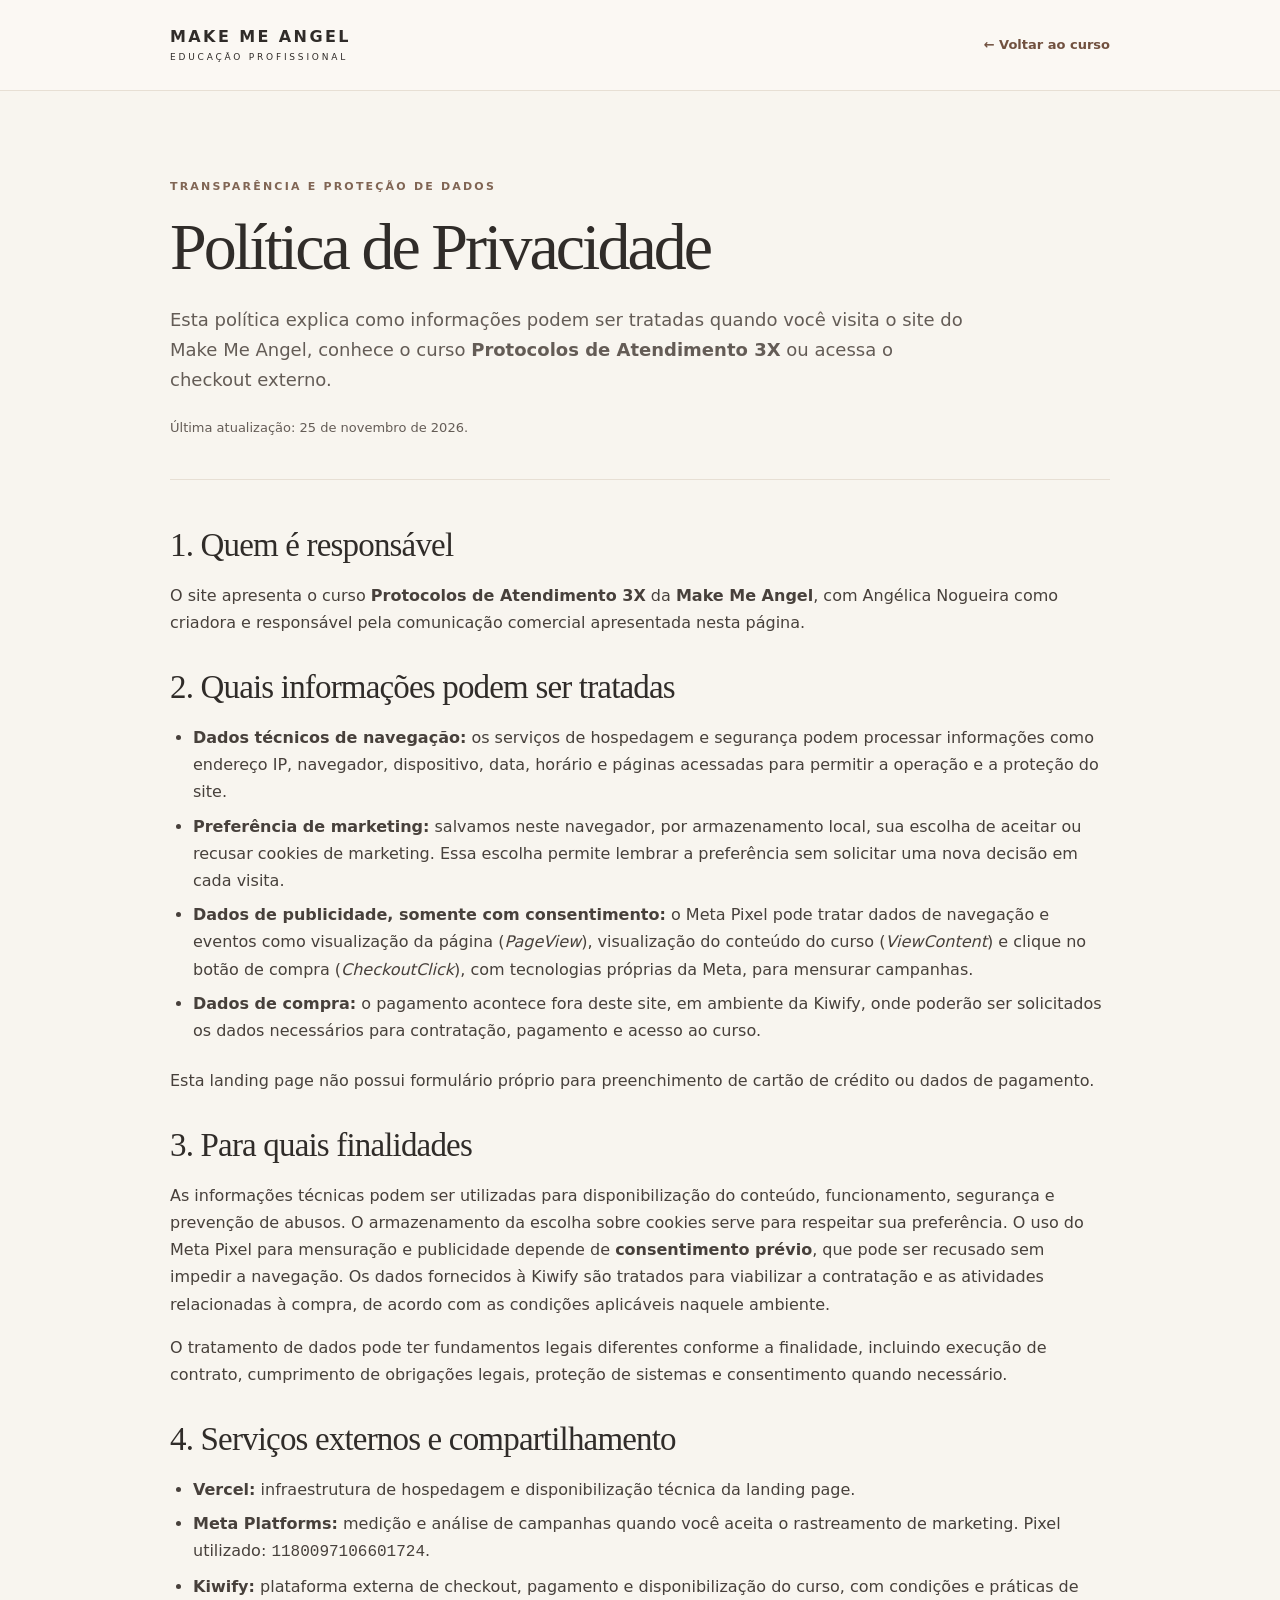
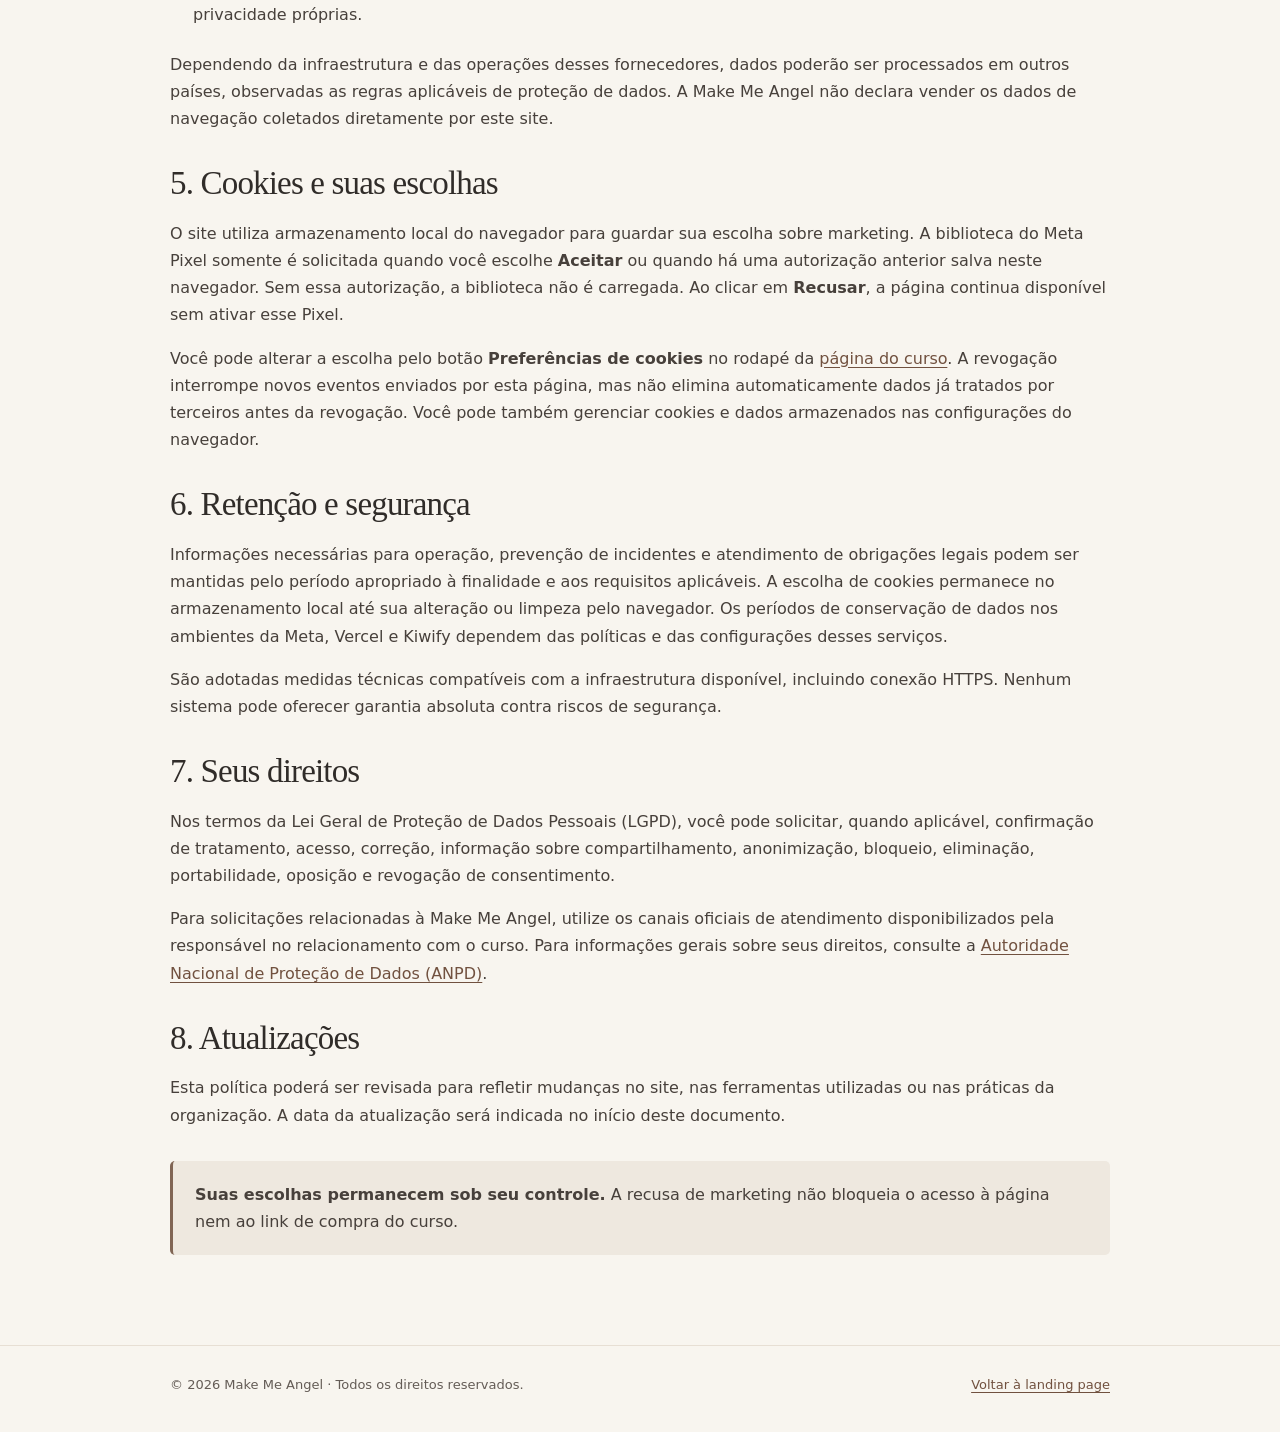
<file: politica-de-privacidade/index.html>
<!doctype html>
<html lang="pt-BR">
<head>
  <meta charset="utf-8">
  <meta name="viewport" content="width=device-width,initial-scale=1">
  <meta name="robots" content="index,follow">
  <meta name="description" content="Saiba como o Make Me Angel utiliza informações de navegação, cookies e dados relacionados ao curso Protocolos de Atendimento 3X.">
  <meta name="theme-color" content="#f8f5ef">
  <link rel="canonical" href="https://mangelicacursosonline.com.br/politica-de-privacidade/">
  <title>Política de Privacidade | Make Me Angel</title>
  <style>
    :root{color-scheme:light;--bg:#f8f5ef;--ink:#302c29;--muted:#645c56;--line:#e7dfd4;--accent:#806554}
    *{box-sizing:border-box}html{scroll-behavior:smooth}body{margin:0;background:var(--bg);color:var(--ink);font:16px/1.7 Inter,system-ui,-apple-system,BlinkMacSystemFont,"Segoe UI",sans-serif}
    a{color:#71513f;text-underline-offset:3px}a:focus-visible{outline:3px solid #b58b70;outline-offset:4px}
    header{border-bottom:1px solid var(--line);background:#fbf8f3}
    .wrap{width:min(940px,calc(100% - 40px));margin-inline:auto}
    .head{display:flex;justify-content:space-between;align-items:center;gap:20px;min-height:90px}
    .brand{font-weight:800;letter-spacing:.15em;text-decoration:none;color:var(--ink);font-size:16px;line-height:1.25}
    .brand small{display:block;letter-spacing:.31em;font-weight:500;font-size:9px;margin-top:5px}
    .back{font-weight:650;font-size:13px;text-decoration:none}
    main{padding:clamp(44px,6vw,76px) 0 90px}
    .eyebrow{letter-spacing:.2em;text-transform:uppercase;color:var(--accent);font-size:11px;font-weight:800}
    h1{font:400 clamp(40px,6vw,66px)/1.07 Georgia,"Times New Roman",serif;letter-spacing:-.045em;margin:15px 0 23px}
    .lead{font-size:18px;line-height:1.65;color:var(--muted);max-width:800px}
    .updated{font-size:13px;color:var(--muted);margin:23px 0 40px}
    article{border-top:1px solid var(--line);padding-top:14px}
    section{margin:32px 0}
    h2{font:400 clamp(25px,3vw,33px)/1.2 Georgia,"Times New Roman",serif;letter-spacing:-.025em;margin:0 0 13px}
    p,li{color:#47403b}ul{padding-left:23px}li{padding-bottom:7px}
    .note{padding:20px 22px;background:#eee8df;border-left:3px solid var(--accent);border-radius:5px}
    .note p{margin:0}.small{font-size:13px;color:var(--muted)}
    footer{border-top:1px solid var(--line);padding:28px 0 38px;color:var(--muted);font-size:13px}
    footer .wrap{display:flex;justify-content:space-between;gap:14px;flex-wrap:wrap}
    @media(max-width:600px){.head{min-height:75px}.back{font-size:12px}.brand{font-size:13px}.brand small{font-size:7px}.lead{font-size:16px}}
    @media(prefers-reduced-motion:reduce){html{scroll-behavior:auto}}
  </style>
</head>
<body>
  <header><div class="wrap head">
    <a class="brand" href="/" aria-label="Make Me Angel, voltar à página inicial">MAKE ME ANGEL<small>EDUCAÇÃO PROFISSIONAL</small></a>
    <a class="back" href="/">← Voltar ao curso</a>
  </div></header>
  <main class="wrap">
    <p class="eyebrow">Transparência e proteção de dados</p>
    <h1>Política de Privacidade</h1>
    <p class="lead">Esta política explica como informações podem ser tratadas quando você visita o site do Make Me Angel, conhece o curso <strong>Protocolos de Atendimento 3X</strong> ou acessa o checkout externo.</p>
    <p class="updated">Última atualização: 25 de novembro de 2026.</p>
    <article>
      <section aria-labelledby="responsavel">
        <h2 id="responsavel">1. Quem é responsável</h2>
        <p>O site apresenta o curso <strong>Protocolos de Atendimento 3X</strong> da <strong>Make Me Angel</strong>, com Angélica Nogueira como criadora e responsável pela comunicação comercial apresentada nesta página.</p>
      </section>
      <section aria-labelledby="dados">
        <h2 id="dados">2. Quais informações podem ser tratadas</h2>
        <ul>
          <li><strong>Dados técnicos de navegação:</strong> os serviços de hospedagem e segurança podem processar informações como endereço IP, navegador, dispositivo, data, horário e páginas acessadas para permitir a operação e a proteção do site.</li>
          <li><strong>Preferência de marketing:</strong> salvamos neste navegador, por armazenamento local, sua escolha de aceitar ou recusar cookies de marketing. Essa escolha permite lembrar a preferência sem solicitar uma nova decisão em cada visita.</li>
          <li><strong>Dados de publicidade, somente com consentimento:</strong> o Meta Pixel pode tratar dados de navegação e eventos como visualização da página (<em>PageView</em>), visualização do conteúdo do curso (<em>ViewContent</em>) e clique no botão de compra (<em>CheckoutClick</em>), com tecnologias próprias da Meta, para mensurar campanhas.</li>
          <li><strong>Dados de compra:</strong> o pagamento acontece fora deste site, em ambiente da Kiwify, onde poderão ser solicitados os dados necessários para contratação, pagamento e acesso ao curso.</li>
        </ul>
        <p>Esta landing page não possui formulário próprio para preenchimento de cartão de crédito ou dados de pagamento.</p>
      </section>
      <section aria-labelledby="finalidades">
        <h2 id="finalidades">3. Para quais finalidades</h2>
        <p>As informações técnicas podem ser utilizadas para disponibilização do conteúdo, funcionamento, segurança e prevenção de abusos. O armazenamento da escolha sobre cookies serve para respeitar sua preferência. O uso do Meta Pixel para mensuração e publicidade depende de <strong>consentimento prévio</strong>, que pode ser recusado sem impedir a navegação. Os dados fornecidos à Kiwify são tratados para viabilizar a contratação e as atividades relacionadas à compra, de acordo com as condições aplicáveis naquele ambiente.</p>
        <p>O tratamento de dados pode ter fundamentos legais diferentes conforme a finalidade, incluindo execução de contrato, cumprimento de obrigações legais, proteção de sistemas e consentimento quando necessário.</p>
      </section>
      <section aria-labelledby="terceiros">
        <h2 id="terceiros">4. Serviços externos e compartilhamento</h2>
        <ul>
          <li><strong>Vercel:</strong> infraestrutura de hospedagem e disponibilização técnica da landing page.</li>
          <li><strong>Meta Platforms:</strong> medição e análise de campanhas quando você aceita o rastreamento de marketing. Pixel utilizado: <code>1180097106601724</code>.</li>
          <li><strong>Kiwify:</strong> plataforma externa de checkout, pagamento e disponibilização do curso, com condições e práticas de privacidade próprias.</li>
        </ul>
        <p>Dependendo da infraestrutura e das operações desses fornecedores, dados poderão ser processados em outros países, observadas as regras aplicáveis de proteção de dados. A Make Me Angel não declara vender os dados de navegação coletados diretamente por este site.</p>
      </section>
      <section aria-labelledby="cookies">
        <h2 id="cookies">5. Cookies e suas escolhas</h2>
        <p>O site utiliza armazenamento local do navegador para guardar sua escolha sobre marketing. A biblioteca do Meta Pixel somente é solicitada quando você escolhe <strong>Aceitar</strong> ou quando há uma autorização anterior salva neste navegador. Sem essa autorização, a biblioteca não é carregada. Ao clicar em <strong>Recusar</strong>, a página continua disponível sem ativar esse Pixel.</p>
        <p>Você pode alterar a escolha pelo botão <strong>Preferências de cookies</strong> no rodapé da <a href="/">página do curso</a>. A revogação interrompe novos eventos enviados por esta página, mas não elimina automaticamente dados já tratados por terceiros antes da revogação. Você pode também gerenciar cookies e dados armazenados nas configurações do navegador.</p>
      </section>
      <section aria-labelledby="duracao">
        <h2 id="duracao">6. Retenção e segurança</h2>
        <p>Informações necessárias para operação, prevenção de incidentes e atendimento de obrigações legais podem ser mantidas pelo período apropriado à finalidade e aos requisitos aplicáveis. A escolha de cookies permanece no armazenamento local até sua alteração ou limpeza pelo navegador. Os períodos de conservação de dados nos ambientes da Meta, Vercel e Kiwify dependem das políticas e das configurações desses serviços.</p>
        <p>São adotadas medidas técnicas compatíveis com a infraestrutura disponível, incluindo conexão HTTPS. Nenhum sistema pode oferecer garantia absoluta contra riscos de segurança.</p>
      </section>
      <section aria-labelledby="direitos">
        <h2 id="direitos">7. Seus direitos</h2>
        <p>Nos termos da Lei Geral de Proteção de Dados Pessoais (LGPD), você pode solicitar, quando aplicável, confirmação de tratamento, acesso, correção, informação sobre compartilhamento, anonimização, bloqueio, eliminação, portabilidade, oposição e revogação de consentimento.</p>
        <p>Para solicitações relacionadas à Make Me Angel, utilize os canais oficiais de atendimento disponibilizados pela responsável no relacionamento com o curso. Para informações gerais sobre seus direitos, consulte a <a href="https://www.gov.br/anpd/pt-br/assuntos/titular-de-dados/direito-dos-titulares" target="_blank" rel="noopener noreferrer">Autoridade Nacional de Proteção de Dados (ANPD)</a>.</p>
      </section>
      <section aria-labelledby="mudancas">
        <h2 id="mudancas">8. Atualizações</h2>
        <p>Esta política poderá ser revisada para refletir mudanças no site, nas ferramentas utilizadas ou nas práticas da organização. A data da atualização será indicada no início deste documento.</p>
      </section>
    </article>
    <div class="note"><p><strong>Suas escolhas permanecem sob seu controle.</strong> A recusa de marketing não bloqueia o acesso à página nem ao link de compra do curso.</p></div>
  </main>
  <footer><div class="wrap"><span>© 2026 Make Me Angel · Todos os direitos reservados.</span><a href="/">Voltar à landing page</a></div></footer>
</body>
</html>
</file>
